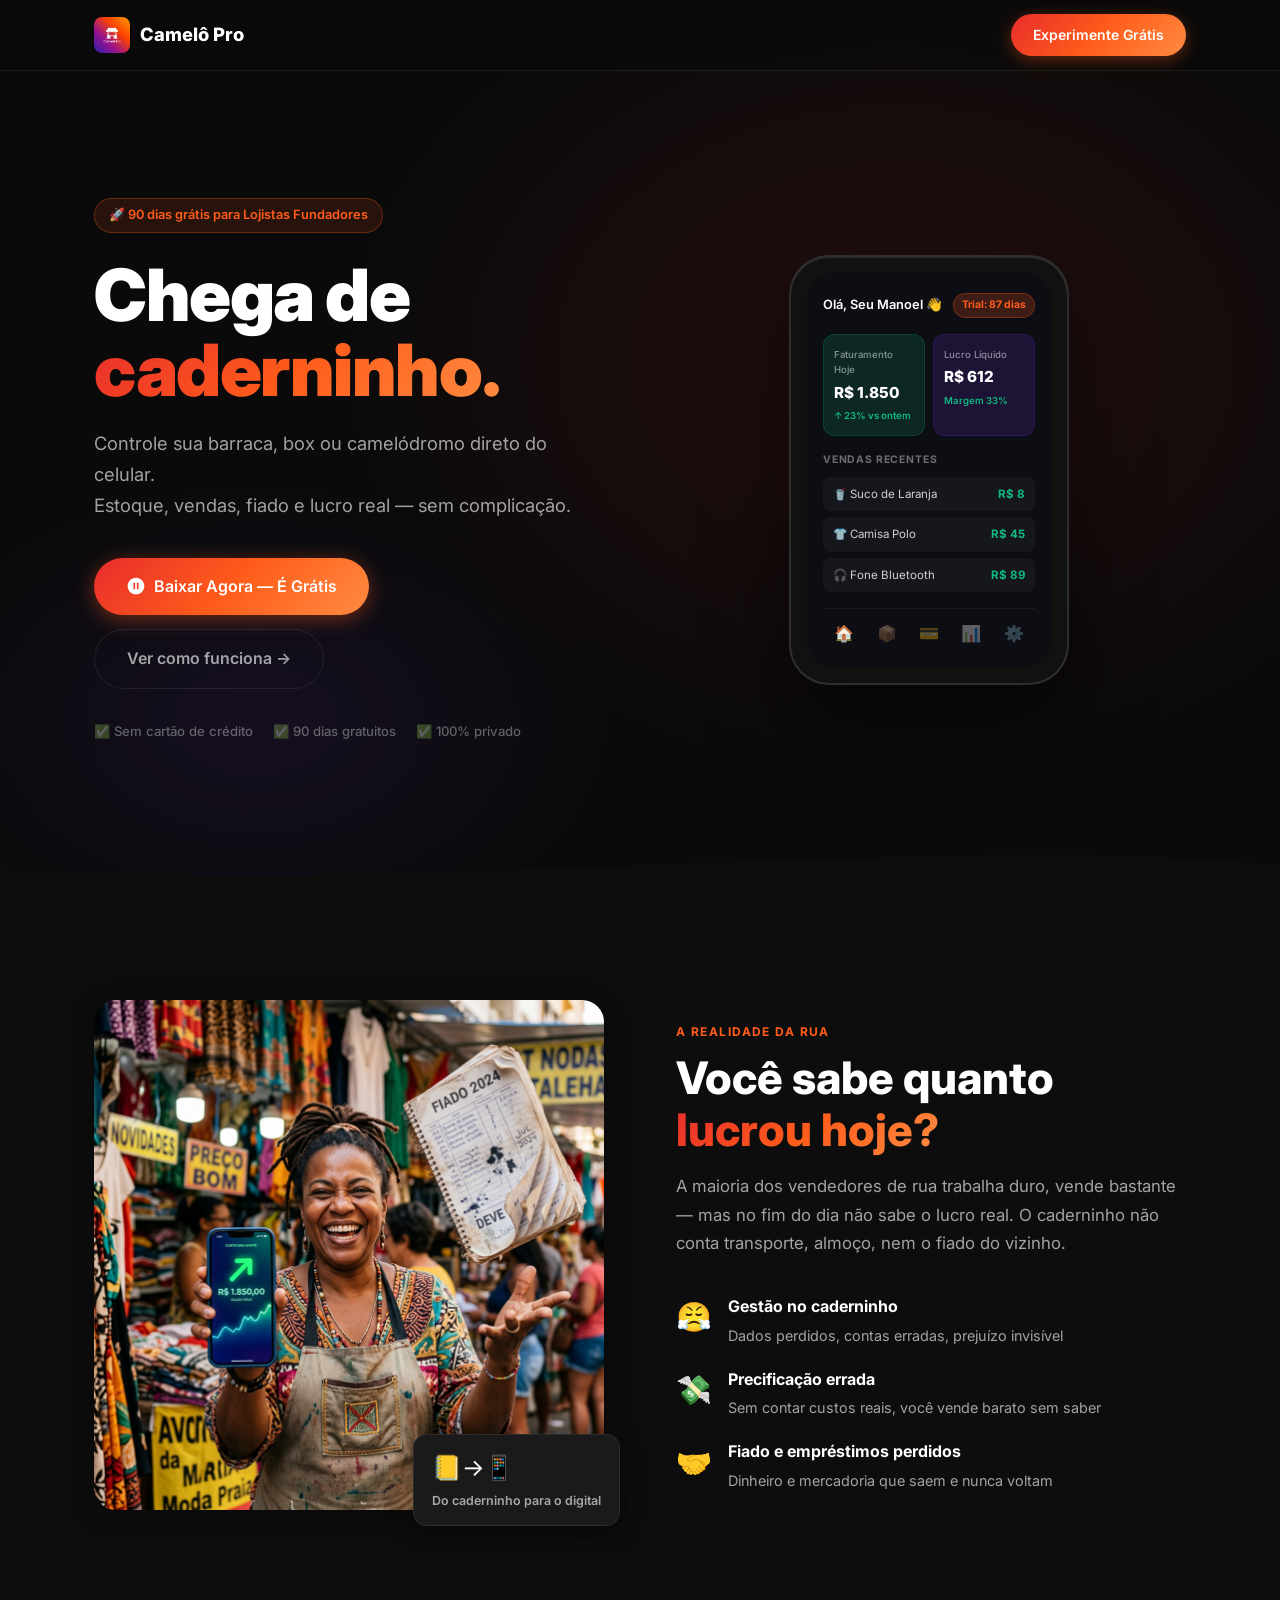
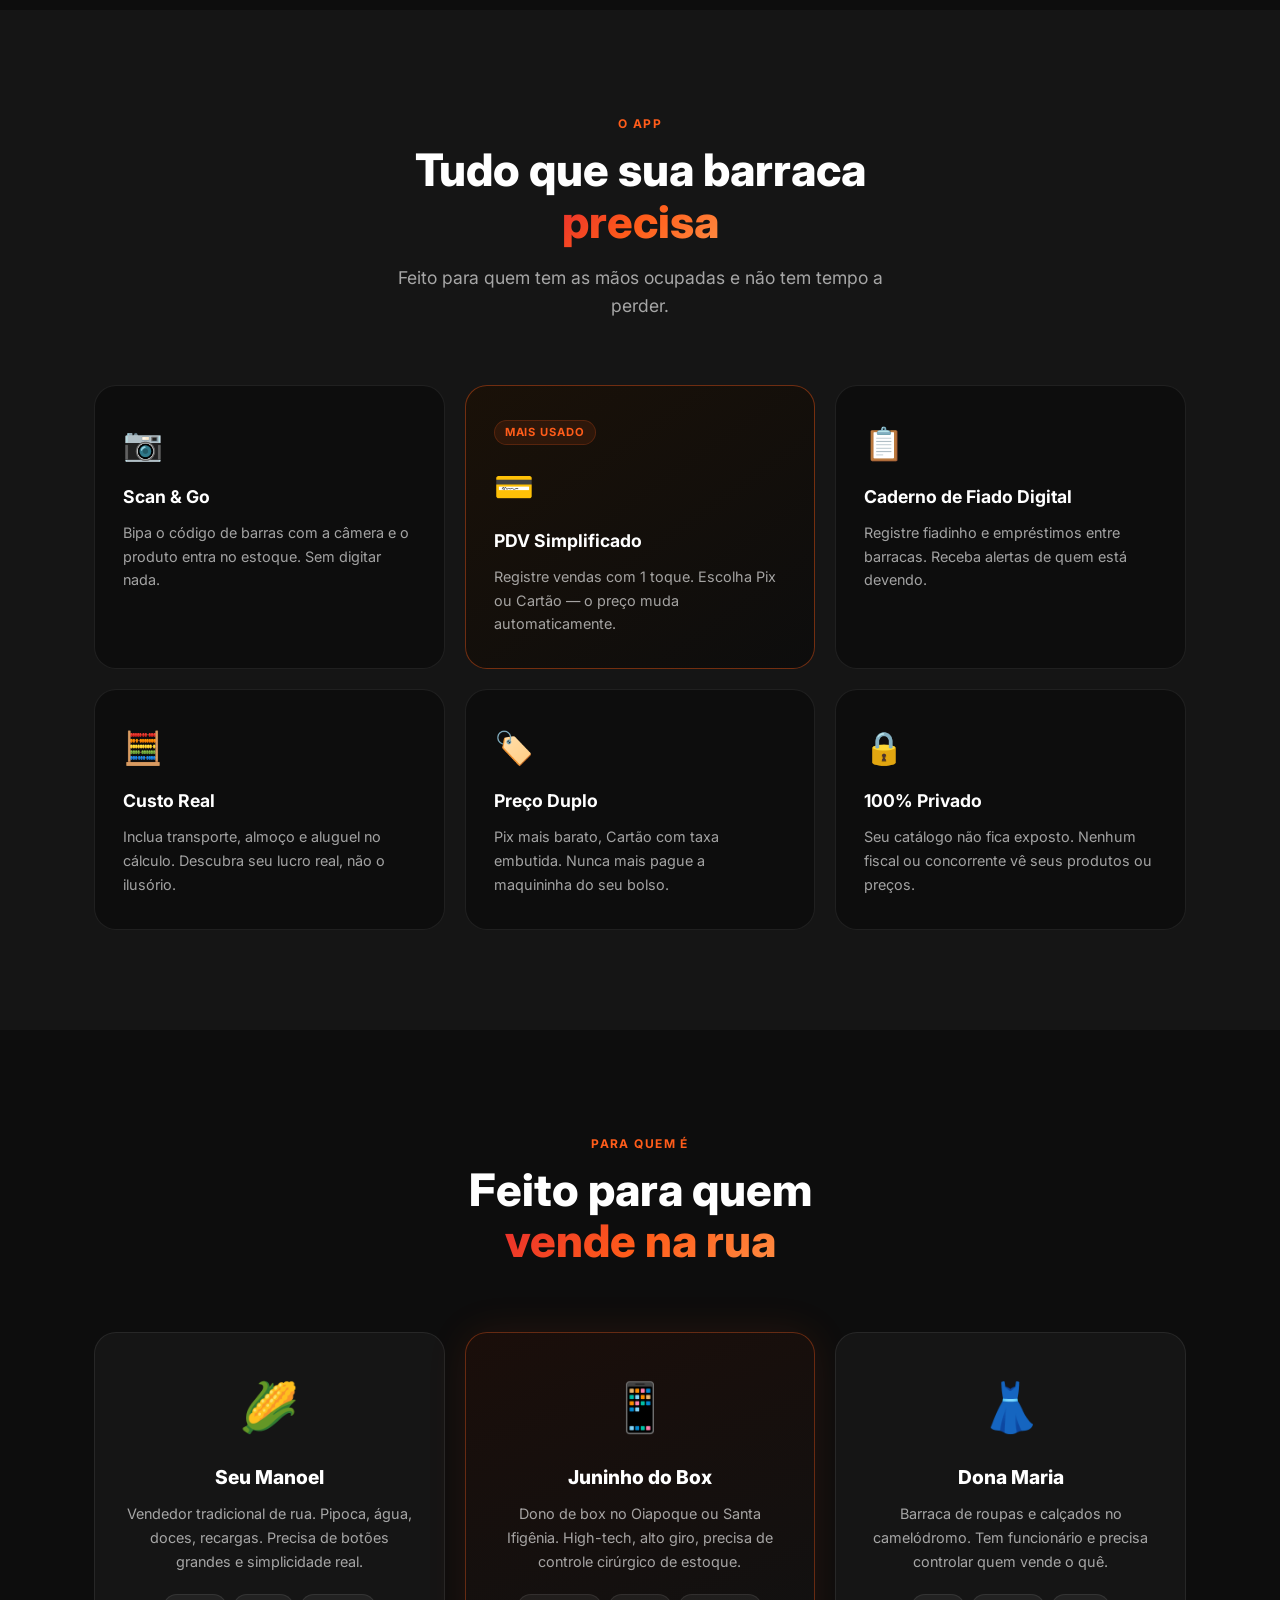
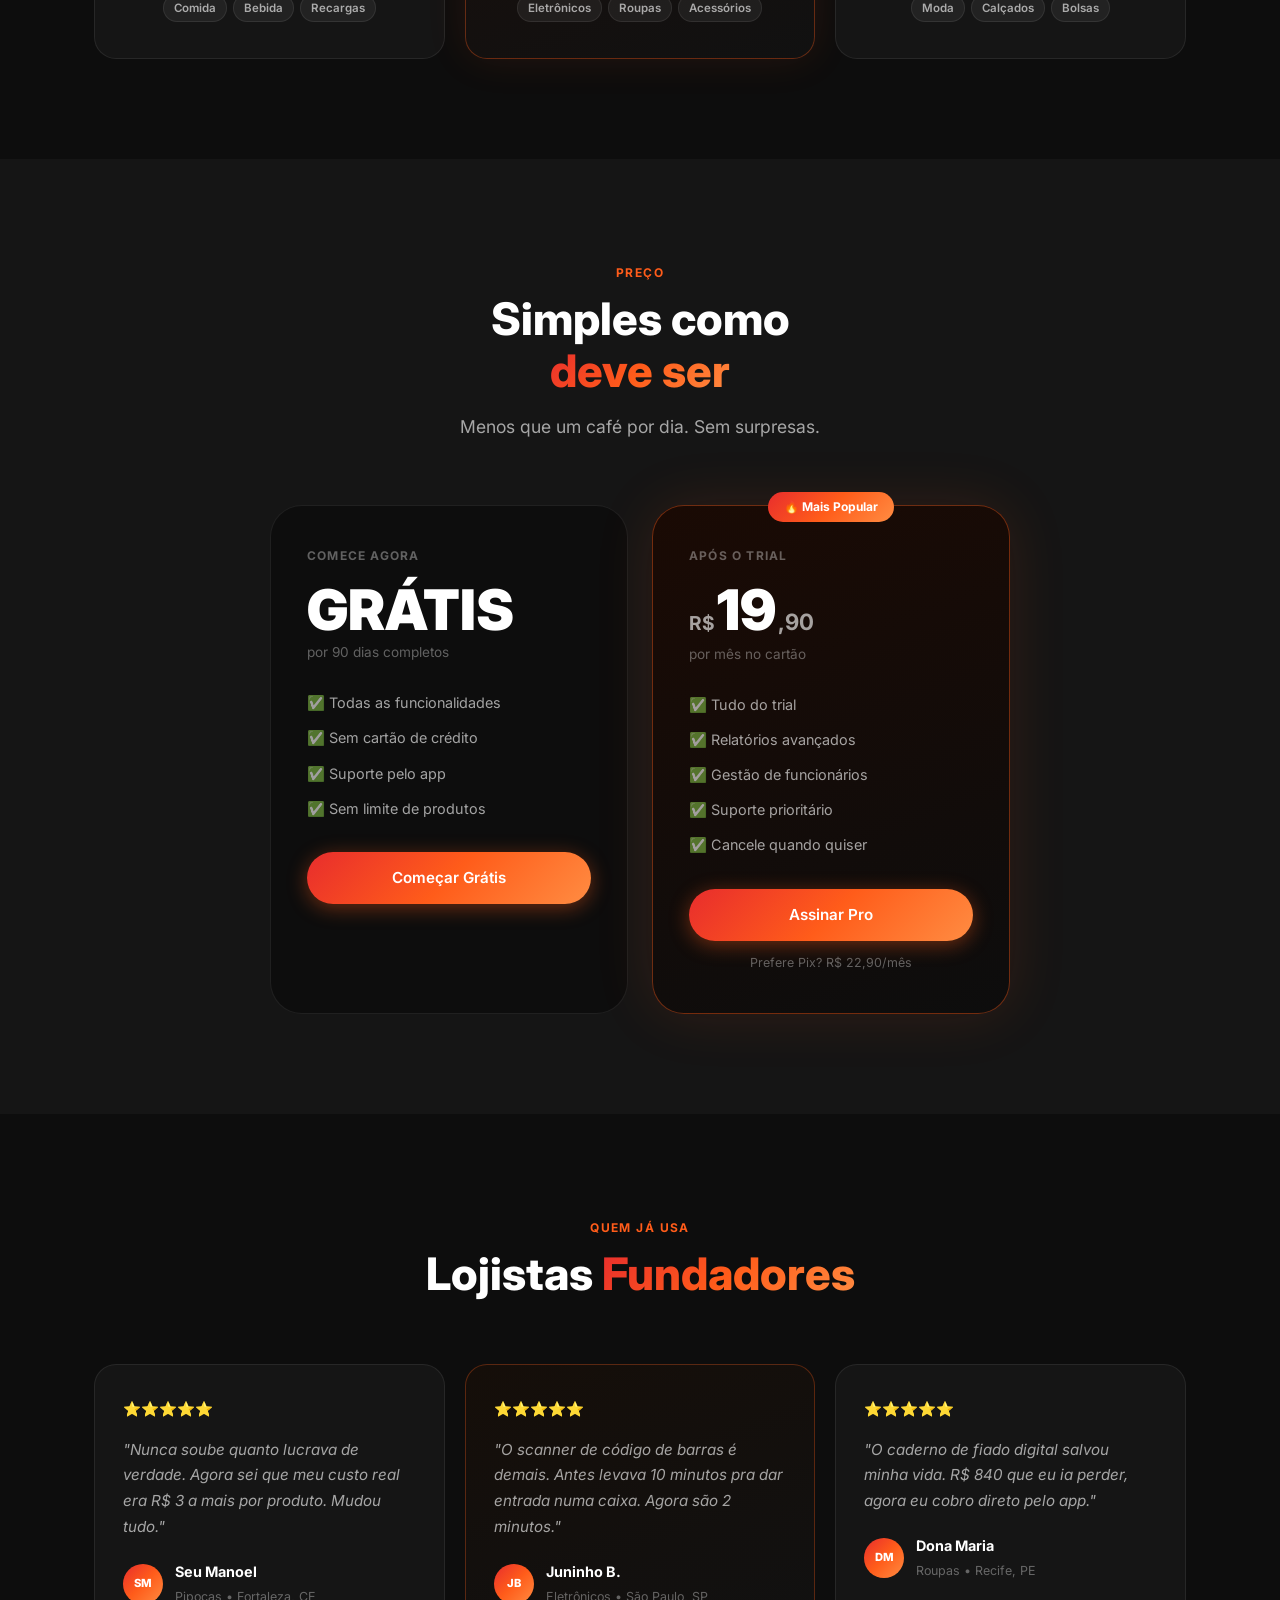
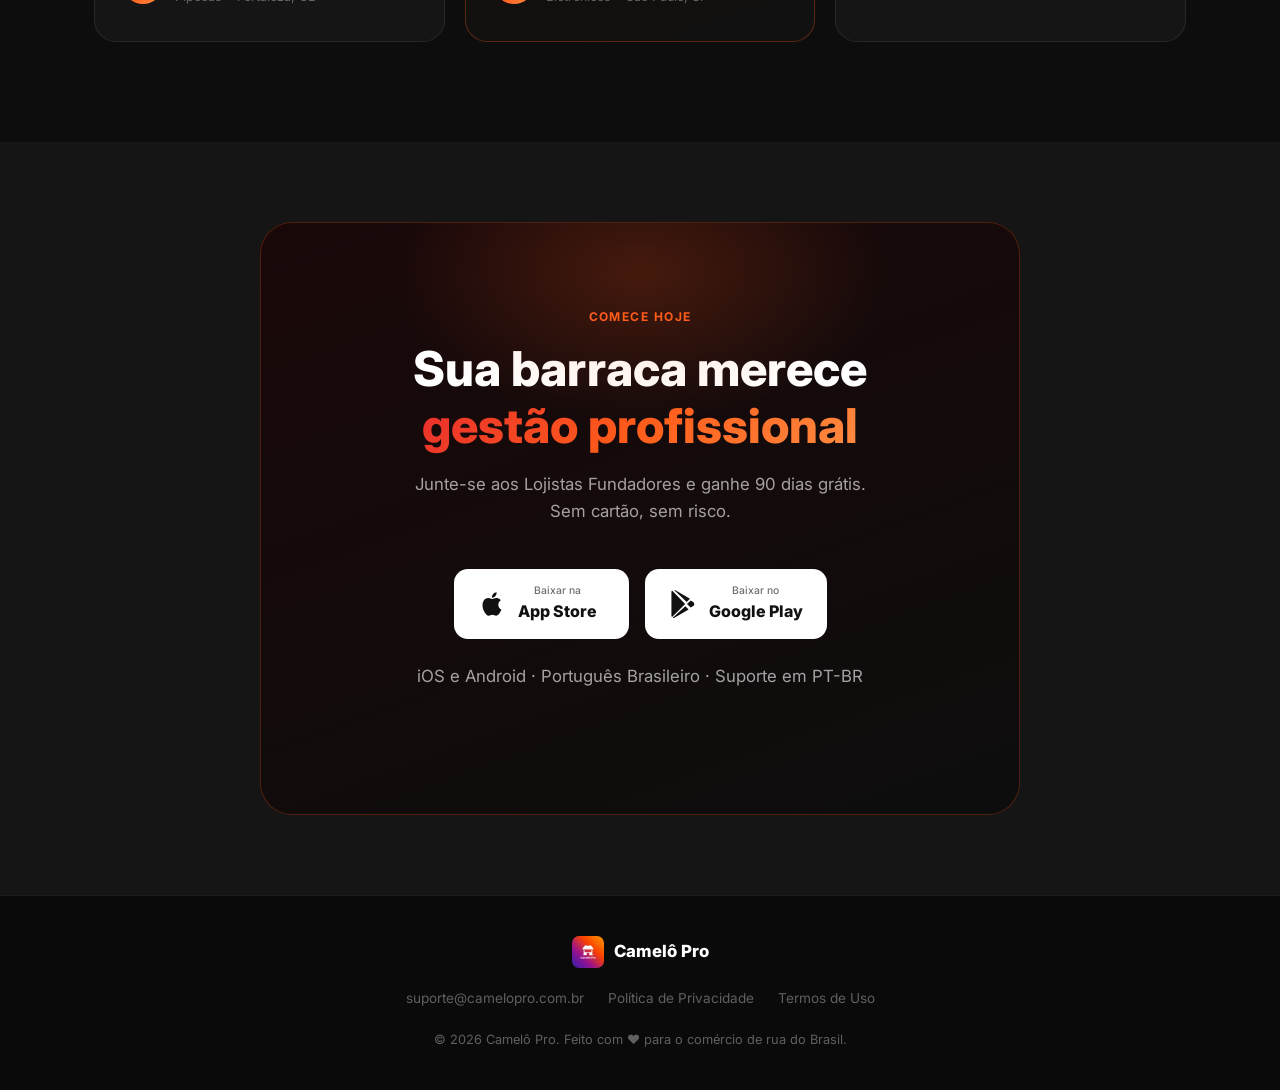
<file: index.html>
<!DOCTYPE html>
<html lang="pt-BR">
<head>
  <meta charset="UTF-8" />
  <meta name="viewport" content="width=device-width, initial-scale=1.0" />
  <title>Camelô Pro — Gestão Profissional para sua Barraca</title>
  <meta name="description" content="Chega de caderninho! O Camelô Pro é o app que transforma sua barraca em negócio profissional. Controle estoque, vendas, fiado e lucro real na palma da mão." />
  <meta property="og:title" content="Camelô Pro — Gestão para Vendedores de Rua" />
  <meta property="og:description" content="App de gestão feito para quem vende na rua, box e camelódromo. 100% privado, sem complicação." />
  <meta property="og:image" content="assets/images/logo.png" />
  <link rel="icon" type="image/png" href="assets/images/logo.png" />
  <link rel="preconnect" href="https://fonts.googleapis.com" />
  <link rel="preconnect" href="https://fonts.gstatic.com" crossorigin />
  <link href="https://fonts.googleapis.com/css2?family=Inter:wght@400;500;600;700;800;900&display=swap" rel="stylesheet" />
  <link rel="stylesheet" href="style.css" />
</head>
<body>

  <!-- NAV -->
  <nav class="nav" id="nav">
    <div class="nav-inner">
      <a href="#" class="nav-logo">
        <img src="assets/images/logo.png" alt="Camelô Pro" />
        <span>Camelô Pro</span>
      </a>
      <a href="#trial" class="btn btn-nav">Experimente Grátis</a>
    </div>
  </nav>

  <!-- HERO -->
  <section class="hero" id="hero">
    <div class="hero-bg"></div>
    <div class="container hero-content">
      <div class="hero-text">
        <div class="badge">🚀 90 dias grátis para Lojistas Fundadores</div>
        <h1>Chega de<br /><span class="gradient-text">caderninho.</span></h1>
        <p class="hero-sub">
          Controle sua barraca, box ou camelódromo direto do celular.<br />
          Estoque, vendas, fiado e lucro real — sem complicação.
        </p>
        <div class="hero-actions">
          <a href="#trial" id="btn-hero-primary" class="btn btn-primary btn-lg">
            <svg width="20" height="20" fill="none" viewBox="0 0 24 24"><path d="M12 2C6.48 2 2 6.48 2 12s4.48 10 10 10 10-4.48 10-10S17.52 2 12 2zm-1 14H9V8h2v8zm4 0h-2V8h2v8z" fill="currentColor"/></svg>
            Baixar Agora — É Grátis
          </a>
          <a href="#como-funciona" id="btn-hero-secondary" class="btn btn-ghost btn-lg">Ver como funciona →</a>
        </div>
        <div class="hero-trust">
          <div class="trust-item">✅ Sem cartão de crédito</div>
          <div class="trust-item">✅ 90 dias gratuitos</div>
          <div class="trust-item">✅ 100% privado</div>
        </div>
      </div>
      <div class="hero-visual">
        <div class="phone-mockup">
          <div class="phone-frame">
            <div class="phone-screen">
              <div class="app-ui">
                <div class="app-header">
                  <span class="app-greeting">Olá, Seu Manoel 👋</span>
                  <span class="app-badge-trial">Trial: 87 dias</span>
                </div>
                <div class="app-cards">
                  <div class="app-card green">
                    <span class="app-card-label">Faturamento Hoje</span>
                    <span class="app-card-value">R$ 1.850</span>
                    <span class="app-card-delta">↑ 23% vs ontem</span>
                  </div>
                  <div class="app-card purple">
                    <span class="app-card-label">Lucro Líquido</span>
                    <span class="app-card-value">R$ 612</span>
                    <span class="app-card-delta">Margem 33%</span>
                  </div>
                </div>
                <div class="app-section-title">Vendas Recentes</div>
                <div class="app-list">
                  <div class="app-item"><span>🥤 Suco de Laranja</span><span class="price">R$ 8</span></div>
                  <div class="app-item"><span>👕 Camisa Polo</span><span class="price">R$ 45</span></div>
                  <div class="app-item"><span>🎧 Fone Bluetooth</span><span class="price">R$ 89</span></div>
                </div>
                <div class="app-nav">
                  <div class="nav-item active">🏠</div>
                  <div class="nav-item">📦</div>
                  <div class="nav-item">💳</div>
                  <div class="nav-item">📊</div>
                  <div class="nav-item">⚙️</div>
                </div>
              </div>
            </div>
          </div>
          <div class="phone-glow"></div>
        </div>
      </div>
    </div>
    <div class="hero-wave">
      <svg viewBox="0 0 1440 80" fill="none" xmlns="http://www.w3.org/2000/svg">
        <path d="M0 40 C360 80 1080 0 1440 40 L1440 80 L0 80 Z" fill="#0d0d0d"/>
      </svg>
    </div>
  </section>

  <!-- PROBLEMA -->
  <section class="section problem" id="problema">
    <div class="container">
      <div class="problem-grid">
        <div class="problem-photo">
          <img src="assets/images/hero-photo.png" alt="Vendedora feliz com Camelô Pro" />
          <div class="photo-card">
            <span class="photo-card-emoji">📒→📱</span>
            <span class="photo-card-text">Do caderninho para o digital</span>
          </div>
        </div>
        <div class="problem-text">
          <div class="section-label">A Realidade da Rua</div>
          <h2>Você sabe quanto<br /><span class="gradient-text">lucrou hoje?</span></h2>
          <p>A maioria dos vendedores de rua trabalha duro, vende bastante — mas no fim do dia não sabe o lucro real. O caderninho não conta transporte, almoço, nem o fiado do vizinho.</p>
          <div class="pain-points">
            <div class="pain-item">
              <div class="pain-icon">😤</div>
              <div>
                <strong>Gestão no caderninho</strong>
                <p>Dados perdidos, contas erradas, prejuízo invisível</p>
              </div>
            </div>
            <div class="pain-item">
              <div class="pain-icon">💸</div>
              <div>
                <strong>Precificação errada</strong>
                <p>Sem contar custos reais, você vende barato sem saber</p>
              </div>
            </div>
            <div class="pain-item">
              <div class="pain-icon">🤝</div>
              <div>
                <strong>Fiado e empréstimos perdidos</strong>
                <p>Dinheiro e mercadoria que saem e nunca voltam</p>
              </div>
            </div>
          </div>
        </div>
      </div>
    </div>
  </section>

  <!-- FUNCIONALIDADES -->
  <section class="section features" id="como-funciona">
    <div class="container">
      <div class="section-header">
        <div class="section-label">O App</div>
        <h2>Tudo que sua barraca<br /><span class="gradient-text">precisa</span></h2>
        <p>Feito para quem tem as mãos ocupadas e não tem tempo a perder.</p>
      </div>
      <div class="features-grid">
        <div class="feature-card" id="feat-scan">
          <div class="feature-icon">📷</div>
          <h3>Scan & Go</h3>
          <p>Bipa o código de barras com a câmera e o produto entra no estoque. Sem digitar nada.</p>
        </div>
        <div class="feature-card featured" id="feat-pdv">
          <div class="feature-badge">Mais usado</div>
          <div class="feature-icon">💳</div>
          <h3>PDV Simplificado</h3>
          <p>Registre vendas com 1 toque. Escolha Pix ou Cartão — o preço muda automaticamente.</p>
        </div>
        <div class="feature-card" id="feat-fiado">
          <div class="feature-icon">📋</div>
          <h3>Caderno de Fiado Digital</h3>
          <p>Registre fiadinho e empréstimos entre barracas. Receba alertas de quem está devendo.</p>
        </div>
        <div class="feature-card" id="feat-custo">
          <div class="feature-icon">🧮</div>
          <h3>Custo Real</h3>
          <p>Inclua transporte, almoço e aluguel no cálculo. Descubra seu lucro real, não o ilusório.</p>
        </div>
        <div class="feature-card" id="feat-preco">
          <div class="feature-icon">🏷️</div>
          <h3>Preço Duplo</h3>
          <p>Pix mais barato, Cartão com taxa embutida. Nunca mais pague a maquininha do seu bolso.</p>
        </div>
        <div class="feature-card" id="feat-privado">
          <div class="feature-icon">🔒</div>
          <h3>100% Privado</h3>
          <p>Seu catálogo não fica exposto. Nenhum fiscal ou concorrente vê seus produtos ou preços.</p>
        </div>
      </div>
    </div>
  </section>

  <!-- PARA QUEM -->
  <section class="section personas" id="para-quem">
    <div class="container">
      <div class="section-header">
        <div class="section-label">Para Quem É</div>
        <h2>Feito para quem<br /><span class="gradient-text">vende na rua</span></h2>
      </div>
      <div class="personas-grid">
        <div class="persona-card" id="persona-manoel">
          <div class="persona-emoji">🌽</div>
          <h3>Seu Manoel</h3>
          <p class="persona-desc">Vendedor tradicional de rua. Pipoca, água, doces, recargas. Precisa de botões grandes e simplicidade real.</p>
          <div class="persona-tags">
            <span>Comida</span><span>Bebida</span><span>Recargas</span>
          </div>
        </div>
        <div class="persona-card highlight" id="persona-juninho">
          <div class="persona-emoji">📱</div>
          <h3>Juninho do Box</h3>
          <p class="persona-desc">Dono de box no Oiapoque ou Santa Ifigênia. High-tech, alto giro, precisa de controle cirúrgico de estoque.</p>
          <div class="persona-tags">
            <span>Eletrônicos</span><span>Roupas</span><span>Acessórios</span>
          </div>
        </div>
        <div class="persona-card" id="persona-maria">
          <div class="persona-emoji">👗</div>
          <h3>Dona Maria</h3>
          <p class="persona-desc">Barraca de roupas e calçados no camelódromo. Tem funcionário e precisa controlar quem vende o quê.</p>
          <div class="persona-tags">
            <span>Moda</span><span>Calçados</span><span>Bolsas</span>
          </div>
        </div>
      </div>
    </div>
  </section>

  <!-- PREÇO -->
  <section class="section pricing" id="preco">
    <div class="container">
      <div class="section-header">
        <div class="section-label">Preço</div>
        <h2>Simples como<br /><span class="gradient-text">deve ser</span></h2>
        <p>Menos que um café por dia. Sem surpresas.</p>
      </div>
      <div class="pricing-grid">
        <div class="pricing-card trial" id="plan-trial">
          <div class="pricing-label">Comece Agora</div>
          <div class="pricing-price"><span class="price-big">GRÁTIS</span></div>
          <div class="pricing-period">por 90 dias completos</div>
          <ul class="pricing-features">
            <li>✅ Todas as funcionalidades</li>
            <li>✅ Sem cartão de crédito</li>
            <li>✅ Suporte pelo app</li>
            <li>✅ Sem limite de produtos</li>
          </ul>
          <a href="#trial" id="btn-trial" class="btn btn-primary btn-full">Começar Grátis</a>
        </div>
        <div class="pricing-card pro" id="plan-pro">
          <div class="pricing-badge">🔥 Mais Popular</div>
          <div class="pricing-label">Após o Trial</div>
          <div class="pricing-price">
            <span class="price-currency">R$</span>
            <span class="price-big">19</span>
            <span class="price-cents">,90</span>
          </div>
          <div class="pricing-period">por mês no cartão</div>
          <ul class="pricing-features">
            <li>✅ Tudo do trial</li>
            <li>✅ Relatórios avançados</li>
            <li>✅ Gestão de funcionários</li>
            <li>✅ Suporte prioritário</li>
            <li>✅ Cancele quando quiser</li>
          </ul>
          <a href="#trial" id="btn-pro" class="btn btn-primary btn-full">Assinar Pro</a>
          <p class="pricing-pix">Prefere Pix? R$ 22,90/mês</p>
        </div>
      </div>
    </div>
  </section>

  <!-- DEPOIMENTOS -->
  <section class="section testimonials" id="depoimentos">
    <div class="container">
      <div class="section-header">
        <div class="section-label">Quem Já Usa</div>
        <h2>Lojistas <span class="gradient-text">Fundadores</span></h2>
      </div>
      <div class="testimonials-grid">
        <div class="testimonial-card" id="test-1">
          <div class="stars">⭐⭐⭐⭐⭐</div>
          <p>"Nunca soube quanto lucrava de verdade. Agora sei que meu custo real era R$ 3 a mais por produto. Mudou tudo."</p>
          <div class="testimonial-author">
            <div class="author-avatar">SM</div>
            <div>
              <strong>Seu Manoel</strong>
              <span>Pipocas • Fortaleza, CE</span>
            </div>
          </div>
        </div>
        <div class="testimonial-card featured" id="test-2">
          <div class="stars">⭐⭐⭐⭐⭐</div>
          <p>"O scanner de código de barras é demais. Antes levava 10 minutos pra dar entrada numa caixa. Agora são 2 minutos."</p>
          <div class="testimonial-author">
            <div class="author-avatar">JB</div>
            <div>
              <strong>Juninho B.</strong>
              <span>Eletrônicos • São Paulo, SP</span>
            </div>
          </div>
        </div>
        <div class="testimonial-card" id="test-3">
          <div class="stars">⭐⭐⭐⭐⭐</div>
          <p>"O caderno de fiado digital salvou minha vida. R$ 840 que eu ia perder, agora eu cobro direto pelo app."</p>
          <div class="testimonial-author">
            <div class="author-avatar">DM</div>
            <div>
              <strong>Dona Maria</strong>
              <span>Roupas • Recife, PE</span>
            </div>
          </div>
        </div>
      </div>
    </div>
  </section>

  <!-- CTA FINAL -->
  <section class="section cta-final" id="trial">
    <div class="container">
      <div class="cta-box">
        <div class="cta-glow"></div>
        <div class="section-label">Comece Hoje</div>
        <h2>Sua barraca merece<br /><span class="gradient-text">gestão profissional</span></h2>
        <p>Junte-se aos Lojistas Fundadores e ganhe 90 dias grátis. Sem cartão, sem risco.</p>
        <div class="store-buttons">
          <a href="#" id="btn-appstore" class="store-btn" aria-label="Baixar na App Store">
            <svg width="28" height="28" viewBox="0 0 24 24" fill="currentColor"><path d="M18.71 19.5c-.83 1.24-1.71 2.45-3.05 2.47-1.34.03-1.77-.79-3.29-.79-1.53 0-2 .77-3.27.82-1.31.05-2.3-1.32-3.14-2.53C4.25 17 2.94 12.45 4.7 9.39c.87-1.52 2.43-2.48 4.12-2.51 1.28-.02 2.5.87 3.29.87.78 0 2.26-1.07 3.8-.91.65.03 2.47.26 3.64 1.98-.09.06-2.17 1.28-2.15 3.81.03 3.02 2.65 4.03 2.68 4.04-.03.07-.42 1.44-1.38 2.83M13 3.5c.73-.83 1.94-1.46 2.94-1.5.13 1.17-.34 2.35-1.04 3.19-.69.85-1.83 1.51-2.95 1.42-.15-1.15.41-2.35 1.05-3.11z"/></svg>
            <div>
              <span class="store-sub">Baixar na</span>
              <span class="store-name">App Store</span>
            </div>
          </a>
          <a href="#" id="btn-playstore" class="store-btn" aria-label="Baixar no Google Play">
            <svg width="28" height="28" viewBox="0 0 24 24" fill="currentColor"><path d="M3.18 23.76c.35.19.74.24 1.15.14l12.48-7.21-2.8-2.78-10.83 9.85zm-1.1-1.37V1.61c0-.53.18-.95.53-1.25L13.84 12 2.61 23.14c-.35-.3-.53-.72-.53-1.75zM21.1 10.43l-2.5-1.44-3.15 3.01 3.15 3.01 2.53-1.46c.72-.42.72-1.7-.03-3.12zM4.33.1C4.74 0 5.13.05 5.48.24l12.5 7.22-2.8 2.78L4.33.1z"/></svg>
            <div>
              <span class="store-sub">Baixar no</span>
              <span class="store-name">Google Play</span>
            </div>
          </a>
        </div>
        <p class="cta-fine">iOS e Android · Português Brasileiro · Suporte em PT-BR</p>
      </div>
    </div>
  </section>

  <!-- FOOTER -->
  <footer class="footer">
    <div class="container footer-inner">
      <div class="footer-brand">
        <img src="assets/images/logo.png" alt="Camelô Pro" />
        <span>Camelô Pro</span>
      </div>
      <div class="footer-links">
        <a href="mailto:suporte@camelopro.com.br">suporte@camelopro.com.br</a>
        <a href="#">Política de Privacidade</a>
        <a href="#">Termos de Uso</a>
      </div>
      <p class="footer-copy">© 2026 Camelô Pro. Feito com ❤️ para o comércio de rua do Brasil.</p>
    </div>
  </footer>

  <script src="script.js"></script>
</body>
</html>
</file>
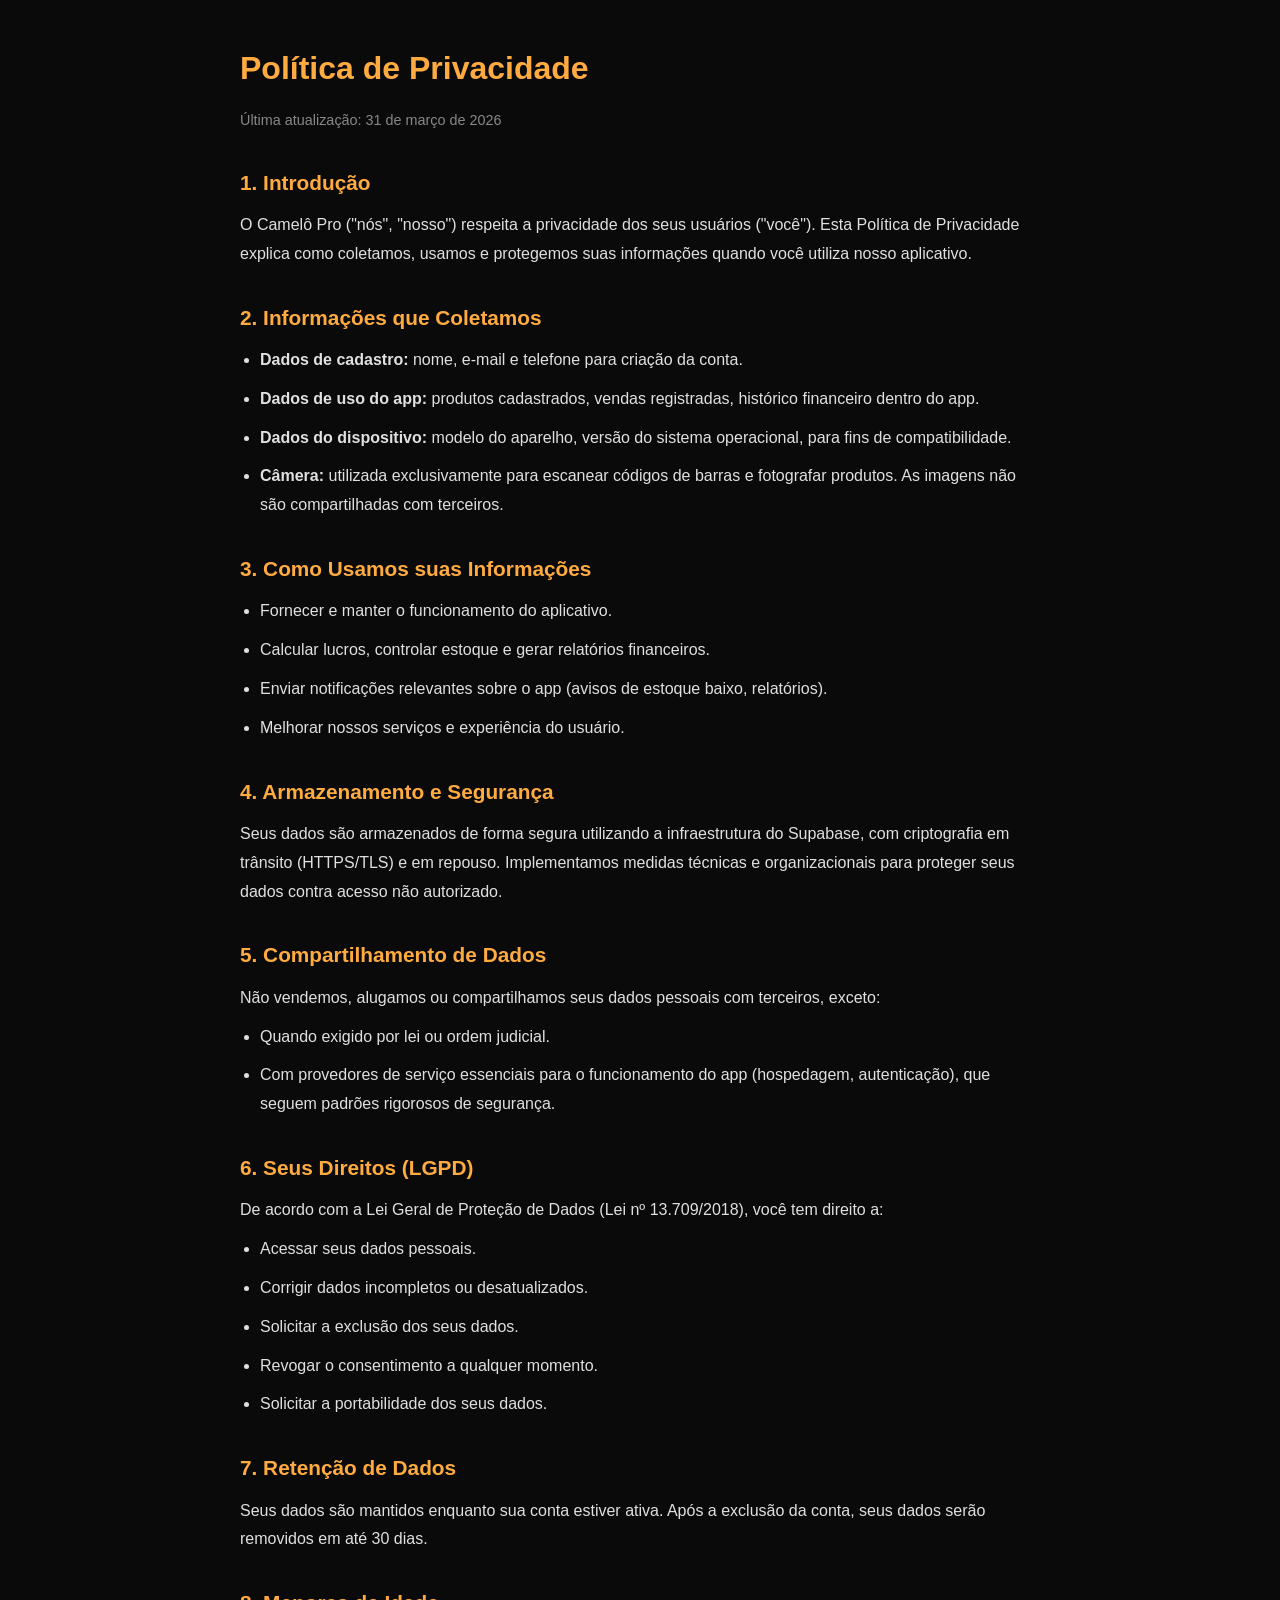
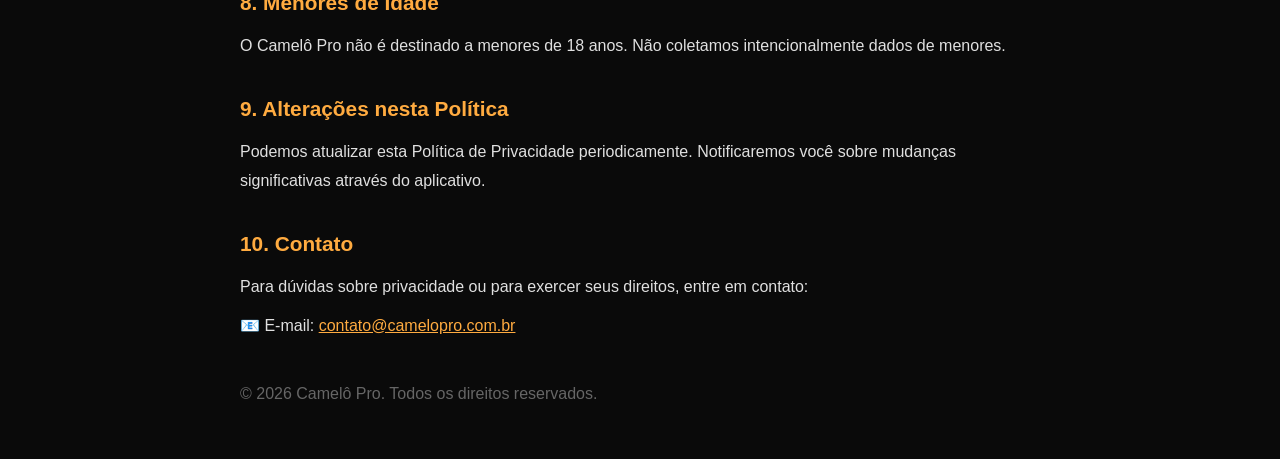
<file: privacidade.html>
<!DOCTYPE html>
<html lang="pt-BR">
<head>
    <meta charset="UTF-8">
    <meta name="viewport" content="width=device-width, initial-scale=1.0">
    <title>Política de Privacidade — Camelô Pro</title>
    <style>
        * { margin: 0; padding: 0; box-sizing: border-box; }
        body { font-family: 'Segoe UI', sans-serif; background: #0a0a0a; color: #e0e0e0; line-height: 1.8; padding: 40px 20px; }
        .container { max-width: 800px; margin: 0 auto; }
        h1 { color: #FFAB40; font-size: 2rem; margin-bottom: 10px; }
        h2 { color: #FFAB40; font-size: 1.3rem; margin-top: 30px; margin-bottom: 10px; }
        p, li { font-size: 1rem; margin-bottom: 10px; }
        ul { padding-left: 20px; }
        .date { color: #888; font-size: 0.9rem; }
        a { color: #FFAB40; }
    </style>
</head>
<body>
    <div class="container">
        <h1>Política de Privacidade</h1>
        <p class="date">Última atualização: 31 de março de 2026</p>

        <h2>1. Introdução</h2>
        <p>O Camelô Pro ("nós", "nosso") respeita a privacidade dos seus usuários ("você"). Esta Política de Privacidade explica como coletamos, usamos e protegemos suas informações quando você utiliza nosso aplicativo.</p>

        <h2>2. Informações que Coletamos</h2>
        <ul>
            <li><strong>Dados de cadastro:</strong> nome, e-mail e telefone para criação da conta.</li>
            <li><strong>Dados de uso do app:</strong> produtos cadastrados, vendas registradas, histórico financeiro dentro do app.</li>
            <li><strong>Dados do dispositivo:</strong> modelo do aparelho, versão do sistema operacional, para fins de compatibilidade.</li>
            <li><strong>Câmera:</strong> utilizada exclusivamente para escanear códigos de barras e fotografar produtos. As imagens não são compartilhadas com terceiros.</li>
        </ul>

        <h2>3. Como Usamos suas Informações</h2>
        <ul>
            <li>Fornecer e manter o funcionamento do aplicativo.</li>
            <li>Calcular lucros, controlar estoque e gerar relatórios financeiros.</li>
            <li>Enviar notificações relevantes sobre o app (avisos de estoque baixo, relatórios).</li>
            <li>Melhorar nossos serviços e experiência do usuário.</li>
        </ul>

        <h2>4. Armazenamento e Segurança</h2>
        <p>Seus dados são armazenados de forma segura utilizando a infraestrutura do Supabase, com criptografia em trânsito (HTTPS/TLS) e em repouso. Implementamos medidas técnicas e organizacionais para proteger seus dados contra acesso não autorizado.</p>

        <h2>5. Compartilhamento de Dados</h2>
        <p>Não vendemos, alugamos ou compartilhamos seus dados pessoais com terceiros, exceto:</p>
        <ul>
            <li>Quando exigido por lei ou ordem judicial.</li>
            <li>Com provedores de serviço essenciais para o funcionamento do app (hospedagem, autenticação), que seguem padrões rigorosos de segurança.</li>
        </ul>

        <h2>6. Seus Direitos (LGPD)</h2>
        <p>De acordo com a Lei Geral de Proteção de Dados (Lei nº 13.709/2018), você tem direito a:</p>
        <ul>
            <li>Acessar seus dados pessoais.</li>
            <li>Corrigir dados incompletos ou desatualizados.</li>
            <li>Solicitar a exclusão dos seus dados.</li>
            <li>Revogar o consentimento a qualquer momento.</li>
            <li>Solicitar a portabilidade dos seus dados.</li>
        </ul>

        <h2>7. Retenção de Dados</h2>
        <p>Seus dados são mantidos enquanto sua conta estiver ativa. Após a exclusão da conta, seus dados serão removidos em até 30 dias.</p>

        <h2>8. Menores de Idade</h2>
        <p>O Camelô Pro não é destinado a menores de 18 anos. Não coletamos intencionalmente dados de menores.</p>

        <h2>9. Alterações nesta Política</h2>
        <p>Podemos atualizar esta Política de Privacidade periodicamente. Notificaremos você sobre mudanças significativas através do aplicativo.</p>

        <h2>10. Contato</h2>
        <p>Para dúvidas sobre privacidade ou para exercer seus direitos, entre em contato:</p>
        <p>📧 E-mail: <a href="mailto:contato@camelopro.com.br">contato@camelopro.com.br</a></p>

        <p style="margin-top: 40px; color: #666;">© 2026 Camelô Pro. Todos os direitos reservados.</p>
    </div>
</body>
</html>
</file>
<file: style.css>
/* =============================================
   DESIGN TOKENS — Camelô Pro Landing Page
   ============================================= */
:root {
  --brand-orange: #FF5C1A;
  --brand-red:    #E82D2D;
  --brand-purple: #7C3AED;
  --brand-gradient: linear-gradient(135deg, #E82D2D 0%, #FF5C1A 50%, #FF8C42 100%);
  --brand-gradient-cool: linear-gradient(135deg, #7C3AED 0%, #FF5C1A 100%);

  --bg-dark:  #0d0d0d;
  --bg-card:  #151515;
  --bg-card2: #1a1a1a;
  --bg-hero:  #0a0a0a;

  --text-primary:   #ffffff;
  --text-secondary: rgba(255,255,255,0.62);
  --text-muted:     rgba(255,255,255,0.35);

  --border: rgba(255,255,255,0.08);
  --border-hover: rgba(255,255,255,0.16);

  --radius-sm: 8px;
  --radius-md: 14px;
  --radius-lg: 22px;
  --radius-xl: 32px;

  --shadow-glow: 0 0 60px rgba(255,92,26,0.25);
  --shadow-card: 0 4px 24px rgba(0,0,0,0.4);

  --font: 'Inter', -apple-system, sans-serif;
}

/* =============================================
   RESET & BASE
   ============================================= */
*, *::before, *::after { box-sizing: border-box; margin: 0; padding: 0; }
html { scroll-behavior: smooth; font-size: 16px; }
body {
  font-family: var(--font);
  background: var(--bg-dark);
  color: var(--text-primary);
  line-height: 1.6;
  overflow-x: hidden;
  -webkit-font-smoothing: antialiased;
}
a { text-decoration: none; color: inherit; }
img { max-width: 100%; display: block; }

.container {
  width: 100%;
  max-width: 1140px;
  margin: 0 auto;
  padding: 0 24px;
}
.section { padding: 100px 0; }
.section-header { text-align: center; margin-bottom: 64px; }
.section-label {
  display: inline-block;
  font-size: 0.75rem;
  font-weight: 700;
  letter-spacing: 0.12em;
  text-transform: uppercase;
  color: var(--brand-orange);
  margin-bottom: 12px;
}
.section-header h2 { font-size: clamp(2rem, 4vw, 2.8rem); font-weight: 800; line-height: 1.15; margin-bottom: 16px; }
.section-header p { font-size: 1.1rem; color: var(--text-secondary); max-width: 520px; margin: 0 auto; }
.gradient-text {
  background: var(--brand-gradient);
  -webkit-background-clip: text;
  -webkit-text-fill-color: transparent;
  background-clip: text;
}

/* =============================================
   BUTTONS
   ============================================= */
.btn {
  display: inline-flex;
  align-items: center;
  gap: 8px;
  font-family: var(--font);
  font-size: 0.95rem;
  font-weight: 600;
  border: none;
  cursor: pointer;
  border-radius: 50px;
  transition: all 0.2s ease;
  white-space: nowrap;
  text-decoration: none;
}
.btn-primary {
  background: var(--brand-gradient);
  color: #fff;
  padding: 14px 28px;
  box-shadow: 0 4px 20px rgba(255,92,26,0.4);
}
.btn-primary:hover { transform: translateY(-2px); box-shadow: 0 8px 30px rgba(255,92,26,0.55); }
.btn-ghost {
  background: transparent;
  color: var(--text-secondary);
  padding: 14px 20px;
  border: 1px solid var(--border);
}
.btn-ghost:hover { color: #fff; border-color: var(--border-hover); }
.btn-nav {
  background: var(--brand-gradient);
  color: #fff;
  padding: 10px 22px;
  font-size: 0.875rem;
  box-shadow: 0 4px 16px rgba(255,92,26,0.35);
}
.btn-nav:hover { transform: translateY(-1px); }
.btn-lg { padding: 16px 32px; font-size: 1rem; }
.btn-full { width: 100%; justify-content: center; }

/* =============================================
   NAV
   ============================================= */
.nav {
  position: fixed;
  top: 0; left: 0; right: 0;
  z-index: 100;
  padding: 14px 0;
  background: rgba(10,10,10,0.7);
  backdrop-filter: blur(20px);
  -webkit-backdrop-filter: blur(20px);
  border-bottom: 1px solid var(--border);
  transition: background 0.3s;
}
.nav.scrolled { background: rgba(10,10,10,0.92); }
.nav-inner {
  max-width: 1140px;
  margin: 0 auto;
  padding: 0 24px;
  display: flex;
  align-items: center;
  justify-content: space-between;
}
.nav-logo {
  display: flex;
  align-items: center;
  gap: 10px;
  font-weight: 800;
  font-size: 1.15rem;
}
.nav-logo img {
  width: 36px;
  height: 36px;
  border-radius: 8px;
  object-fit: cover;
}

/* =============================================
   HERO
   ============================================= */
.hero {
  position: relative;
  min-height: 100vh;
  display: flex;
  align-items: center;
  padding: 120px 0 80px;
  overflow: hidden;
  background: var(--bg-hero);
}
.hero-bg {
  position: absolute;
  inset: 0;
  background:
    radial-gradient(ellipse 800px 600px at 70% 40%, rgba(232,45,45,0.12) 0%, transparent 70%),
    radial-gradient(ellipse 600px 400px at 20% 80%, rgba(124,58,237,0.1) 0%, transparent 60%);
  pointer-events: none;
}
.hero-content {
  display: grid;
  grid-template-columns: 1fr 1fr;
  gap: 64px;
  align-items: center;
  position: relative;
  z-index: 1;
}
.badge {
  display: inline-flex;
  align-items: center;
  gap: 6px;
  background: rgba(255,92,26,0.12);
  border: 1px solid rgba(255,92,26,0.3);
  color: var(--brand-orange);
  font-size: 0.8rem;
  font-weight: 600;
  padding: 6px 14px;
  border-radius: 50px;
  margin-bottom: 24px;
}
.hero h1 {
  font-size: clamp(3rem, 6vw, 4.5rem);
  font-weight: 900;
  line-height: 1.05;
  letter-spacing: -0.02em;
  margin-bottom: 20px;
}
.hero-sub {
  font-size: 1.15rem;
  color: var(--text-secondary);
  line-height: 1.7;
  margin-bottom: 36px;
  max-width: 480px;
}
.hero-actions { display: flex; gap: 14px; flex-wrap: wrap; margin-bottom: 32px; }
.hero-trust {
  display: flex;
  gap: 20px;
  flex-wrap: wrap;
}
.trust-item {
  font-size: 0.82rem;
  color: var(--text-muted);
  font-weight: 500;
}
.hero-wave {
  position: absolute;
  bottom: -1px; left: 0; right: 0;
}
.hero-wave svg { display: block; width: 100%; }

/* PHONE MOCKUP */
.hero-visual { display: flex; justify-content: center; align-items: center; }
.phone-mockup { position: relative; }
.phone-frame {
  width: 280px;
  border-radius: 40px;
  background: #111;
  border: 2px solid rgba(255,255,255,0.12);
  padding: 16px;
  box-shadow: 0 40px 80px rgba(0,0,0,0.6), inset 0 1px 0 rgba(255,255,255,0.1);
  animation: floatPhone 4s ease-in-out infinite;
}
.phone-screen { border-radius: 28px; overflow: hidden; background: #0d0d14; }
.phone-glow {
  position: absolute;
  top: 50%; left: 50%;
  transform: translate(-50%, -50%);
  width: 320px;
  height: 400px;
  background: radial-gradient(ellipse, rgba(255,92,26,0.2) 0%, transparent 70%);
  pointer-events: none;
  z-index: -1;
}

/* APP UI INSIDE PHONE */
.app-ui { padding: 20px 16px; }
.app-header { display: flex; justify-content: space-between; align-items: center; margin-bottom: 16px; }
.app-greeting { font-size: 0.8rem; font-weight: 600; color: #fff; }
.app-badge-trial {
  font-size: 0.65rem;
  font-weight: 700;
  background: rgba(255,92,26,0.2);
  color: var(--brand-orange);
  padding: 3px 8px;
  border-radius: 50px;
  border: 1px solid rgba(255,92,26,0.3);
}
.app-cards { display: grid; grid-template-columns: 1fr 1fr; gap: 8px; margin-bottom: 16px; }
.app-card {
  border-radius: 12px;
  padding: 12px 10px;
  display: flex;
  flex-direction: column;
  gap: 3px;
}
.app-card.green { background: rgba(16,185,129,0.15); border: 1px solid rgba(16,185,129,0.2); }
.app-card.purple { background: rgba(124,58,237,0.15); border: 1px solid rgba(124,58,237,0.2); }
.app-card-label { font-size: 0.6rem; color: rgba(255,255,255,0.5); font-weight: 500; }
.app-card-value { font-size: 0.95rem; font-weight: 800; color: #fff; }
.app-card-delta { font-size: 0.6rem; color: #10b981; font-weight: 600; }
.app-section-title { font-size: 0.65rem; font-weight: 700; color: rgba(255,255,255,0.4); text-transform: uppercase; letter-spacing: 0.08em; margin-bottom: 8px; }
.app-list { display: flex; flex-direction: column; gap: 6px; margin-bottom: 16px; }
.app-item {
  display: flex;
  justify-content: space-between;
  align-items: center;
  background: rgba(255,255,255,0.04);
  border-radius: 8px;
  padding: 8px 10px;
  font-size: 0.72rem;
  color: rgba(255,255,255,0.8);
}
.app-item .price { font-weight: 700; color: #10b981; }
.app-nav {
  display: flex;
  justify-content: space-around;
  padding-top: 12px;
  border-top: 1px solid rgba(255,255,255,0.06);
}
.nav-item { font-size: 1rem; opacity: 0.35; cursor: pointer; transition: opacity 0.2s; }
.nav-item.active { opacity: 1; }

/* =============================================
   PROBLEM SECTION
   ============================================= */
.problem { background: var(--bg-dark); }
.problem-grid {
  display: grid;
  grid-template-columns: 1fr 1fr;
  gap: 72px;
  align-items: center;
}
.problem-photo { position: relative; }
.problem-photo img {
  width: 100%;
  border-radius: var(--radius-lg);
  object-fit: cover;
  aspect-ratio: 1/1;
  box-shadow: var(--shadow-card);
}
.photo-card {
  position: absolute;
  bottom: -16px;
  right: -16px;
  background: var(--bg-card2);
  border: 1px solid var(--border);
  border-radius: var(--radius-md);
  padding: 14px 18px;
  display: flex;
  flex-direction: column;
  gap: 4px;
  box-shadow: var(--shadow-card);
}
.photo-card-emoji { font-size: 1.5rem; }
.photo-card-text { font-size: 0.78rem; font-weight: 600; color: var(--text-secondary); white-space: nowrap; }

.problem-text .section-label { margin-bottom: 12px; }
.problem-text h2 { font-size: clamp(2rem, 3.5vw, 2.8rem); font-weight: 800; line-height: 1.15; margin-bottom: 16px; }
.problem-text > p { color: var(--text-secondary); line-height: 1.7; margin-bottom: 36px; font-size: 1.05rem; }
.pain-points { display: flex; flex-direction: column; gap: 20px; }
.pain-item {
  display: flex;
  gap: 16px;
  align-items: flex-start;
}
.pain-icon { font-size: 1.8rem; flex-shrink: 0; }
.pain-item strong { display: block; font-weight: 700; margin-bottom: 4px; }
.pain-item p { font-size: 0.9rem; color: var(--text-secondary); }

/* =============================================
   FEATURES
   ============================================= */
.features { background: var(--bg-card); }
.features-grid {
  display: grid;
  grid-template-columns: repeat(3, 1fr);
  gap: 20px;
}
.feature-card {
  position: relative;
  background: var(--bg-dark);
  border: 1px solid var(--border);
  border-radius: var(--radius-lg);
  padding: 32px 28px;
  transition: all 0.3s ease;
  overflow: hidden;
}
.feature-card::before {
  content: '';
  position: absolute;
  inset: 0;
  background: var(--brand-gradient);
  opacity: 0;
  transition: opacity 0.3s;
  border-radius: inherit;
}
.feature-card:hover { border-color: rgba(255,92,26,0.3); transform: translateY(-4px); box-shadow: 0 12px 40px rgba(0,0,0,0.3); }
.feature-card:hover::before { opacity: 0.04; }
.feature-card.featured {
  border-color: rgba(255,92,26,0.4);
  background: linear-gradient(145deg, #1a1108, #0d0d0d);
}
.feature-badge {
  display: inline-block;
  font-size: 0.7rem;
  font-weight: 700;
  text-transform: uppercase;
  letter-spacing: 0.08em;
  color: var(--brand-orange);
  background: rgba(255,92,26,0.1);
  border: 1px solid rgba(255,92,26,0.2);
  padding: 3px 10px;
  border-radius: 50px;
  margin-bottom: 16px;
}
.feature-icon { font-size: 2rem; margin-bottom: 14px; }
.feature-card h3 { font-size: 1.1rem; font-weight: 700; margin-bottom: 10px; }
.feature-card p { font-size: 0.9rem; color: var(--text-secondary); line-height: 1.65; }

/* =============================================
   PERSONAS
   ============================================= */
.personas { background: var(--bg-dark); }
.personas-grid {
  display: grid;
  grid-template-columns: repeat(3, 1fr);
  gap: 20px;
}
.persona-card {
  background: var(--bg-card);
  border: 1px solid var(--border);
  border-radius: var(--radius-lg);
  padding: 36px 28px;
  text-align: center;
  transition: all 0.3s;
}
.persona-card:hover { transform: translateY(-4px); border-color: var(--border-hover); }
.persona-card.highlight {
  border-color: rgba(255,92,26,0.35);
  background: linear-gradient(160deg, #1a0e0a, #111);
  box-shadow: 0 0 40px rgba(255,92,26,0.1);
}
.persona-emoji { font-size: 3rem; margin-bottom: 16px; }
.persona-card h3 { font-size: 1.2rem; font-weight: 800; margin-bottom: 10px; }
.persona-desc { font-size: 0.9rem; color: var(--text-secondary); line-height: 1.65; margin-bottom: 20px; }
.persona-tags { display: flex; gap: 6px; flex-wrap: wrap; justify-content: center; }
.persona-tags span {
  font-size: 0.72rem;
  font-weight: 600;
  background: rgba(255,255,255,0.06);
  border: 1px solid var(--border);
  padding: 4px 10px;
  border-radius: 50px;
  color: var(--text-secondary);
}

/* =============================================
   PRICING
   ============================================= */
.pricing { background: var(--bg-card); }
.pricing-grid {
  display: grid;
  grid-template-columns: 1fr 1fr;
  gap: 24px;
  max-width: 740px;
  margin: 0 auto;
}
.pricing-card {
  position: relative;
  border-radius: var(--radius-xl);
  padding: 40px 36px;
  border: 1px solid var(--border);
}
.pricing-card.trial { background: var(--bg-dark); }
.pricing-card.pro {
  background: linear-gradient(160deg, #1a0a04, #0d0d0d);
  border-color: rgba(255,92,26,0.4);
  box-shadow: 0 0 60px rgba(255,92,26,0.12);
}
.pricing-badge {
  position: absolute;
  top: -14px;
  left: 50%;
  transform: translateX(-50%);
  background: var(--brand-gradient);
  color: #fff;
  font-size: 0.75rem;
  font-weight: 700;
  padding: 5px 16px;
  border-radius: 50px;
  white-space: nowrap;
}
.pricing-label { font-size: 0.75rem; font-weight: 700; text-transform: uppercase; letter-spacing: 0.1em; color: var(--text-muted); margin-bottom: 16px; }
.pricing-price { display: flex; align-items: baseline; gap: 2px; margin-bottom: 4px; }
.price-big { font-size: 3.5rem; font-weight: 900; line-height: 1; }
.price-currency { font-size: 1.2rem; font-weight: 700; color: var(--text-secondary); }
.price-cents { font-size: 1.4rem; font-weight: 700; color: var(--text-secondary); }
.pricing-period { font-size: 0.85rem; color: var(--text-muted); margin-bottom: 28px; }
.pricing-features { list-style: none; display: flex; flex-direction: column; gap: 12px; margin-bottom: 32px; }
.pricing-features li { font-size: 0.9rem; color: var(--text-secondary); }
.pricing-pix { text-align: center; font-size: 0.78rem; color: var(--text-muted); margin-top: 12px; }

/* =============================================
   TESTIMONIALS
   ============================================= */
.testimonials { background: var(--bg-dark); }
.testimonials-grid {
  display: grid;
  grid-template-columns: repeat(3, 1fr);
  gap: 20px;
}
.testimonial-card {
  background: var(--bg-card);
  border: 1px solid var(--border);
  border-radius: var(--radius-lg);
  padding: 32px 28px;
  transition: all 0.3s;
}
.testimonial-card:hover { transform: translateY(-4px); }
.testimonial-card.featured {
  border-color: rgba(255,92,26,0.3);
  background: linear-gradient(160deg, #150e09, #111);
}
.stars { font-size: 0.9rem; margin-bottom: 16px; }
.testimonial-card p { font-size: 0.95rem; color: var(--text-secondary); line-height: 1.7; margin-bottom: 20px; font-style: italic; }
.testimonial-author { display: flex; align-items: center; gap: 12px; }
.author-avatar {
  width: 40px; height: 40px;
  border-radius: 50%;
  background: var(--brand-gradient);
  display: flex;
  align-items: center;
  justify-content: center;
  font-size: 0.7rem;
  font-weight: 800;
  flex-shrink: 0;
}
.testimonial-author strong { display: block; font-size: 0.9rem; font-weight: 700; }
.testimonial-author span { font-size: 0.78rem; color: var(--text-muted); }

/* =============================================
   CTA FINAL
   ============================================= */
.cta-final { background: var(--bg-card); padding: 80px 0; }
.cta-box {
  position: relative;
  text-align: center;
  background: linear-gradient(160deg, #1a0809, #0d0d0d);
  border: 1px solid rgba(255,92,26,0.25);
  border-radius: var(--radius-xl);
  padding: 80px 40px;
  overflow: hidden;
  max-width: 760px;
  margin: 0 auto;
}
.cta-glow {
  position: absolute;
  top: -100px; left: 50%;
  transform: translateX(-50%);
  width: 500px; height: 300px;
  background: radial-gradient(ellipse, rgba(255,92,26,0.2) 0%, transparent 70%);
  pointer-events: none;
}
.cta-box .section-label { margin-bottom: 14px; }
.cta-box h2 { font-size: clamp(2rem, 4vw, 3rem); font-weight: 800; line-height: 1.2; margin-bottom: 16px; }
.cta-box > p { color: var(--text-secondary); font-size: 1.05rem; margin-bottom: 44px; max-width: 480px; margin-left: auto; margin-right: auto; }

.store-buttons { display: flex; gap: 16px; justify-content: center; flex-wrap: wrap; margin-bottom: 24px; }
.store-btn {
  display: flex;
  align-items: center;
  gap: 12px;
  background: #fff;
  color: #111;
  padding: 14px 24px;
  border-radius: var(--radius-md);
  font-weight: 600;
  transition: all 0.2s;
  min-width: 175px;
}
.store-btn:hover { transform: translateY(-2px); box-shadow: 0 8px 28px rgba(0,0,0,0.3); }
.store-sub { display: block; font-size: 0.65rem; font-weight: 500; opacity: 0.6; }
.store-name { display: block; font-size: 1rem; font-weight: 800; }
.cta-fine { font-size: 0.8rem; color: var(--text-muted); }

/* =============================================
   FOOTER
   ============================================= */
.footer {
  background: var(--bg-hero);
  border-top: 1px solid var(--border);
  padding: 40px 0;
}
.footer-inner {
  display: flex;
  flex-direction: column;
  align-items: center;
  gap: 20px;
  text-align: center;
}
.footer-brand {
  display: flex;
  align-items: center;
  gap: 10px;
  font-weight: 800;
  font-size: 1.05rem;
}
.footer-brand img { width: 32px; height: 32px; border-radius: 7px; object-fit: cover; }
.footer-links { display: flex; gap: 24px; flex-wrap: wrap; justify-content: center; }
.footer-links a { font-size: 0.85rem; color: var(--text-muted); transition: color 0.2s; }
.footer-links a:hover { color: var(--text-secondary); }
.footer-copy { font-size: 0.8rem; color: var(--text-muted); }

/* =============================================
   ANIMATIONS
   ============================================= */
@keyframes floatPhone {
  0%, 100% { transform: translateY(0); }
  50% { transform: translateY(-16px); }
}

/* fade-in on scroll */
.fade-up {
  opacity: 0;
  transform: translateY(28px);
  transition: opacity 0.6s ease, transform 0.6s ease;
}
.fade-up.visible { opacity: 1; transform: translateY(0); }

/* =============================================
   RESPONSIVE
   ============================================= */
@media (max-width: 900px) {
  .hero-content { grid-template-columns: 1fr; gap: 48px; text-align: center; }
  .hero-text { order: 1; }
  .hero-visual { order: 2; }
  .hero-sub { margin: 0 auto 36px; }
  .hero-actions { justify-content: center; }
  .hero-trust { justify-content: center; }
  .problem-grid { grid-template-columns: 1fr; gap: 48px; }
  .features-grid { grid-template-columns: repeat(2, 1fr); }
  .personas-grid { grid-template-columns: 1fr; max-width: 420px; margin: 0 auto; }
  .testimonials-grid { grid-template-columns: 1fr; max-width: 480px; margin: 0 auto; }
}
@media (max-width: 600px) {
  .section { padding: 64px 0; }
  .features-grid { grid-template-columns: 1fr; }
  .pricing-grid { grid-template-columns: 1fr; max-width: 380px; margin: 0 auto; }
  .phone-frame { width: 240px; }
  .hero h1 { font-size: 2.8rem; }
  .cta-box { padding: 56px 24px; }
}
</file>
